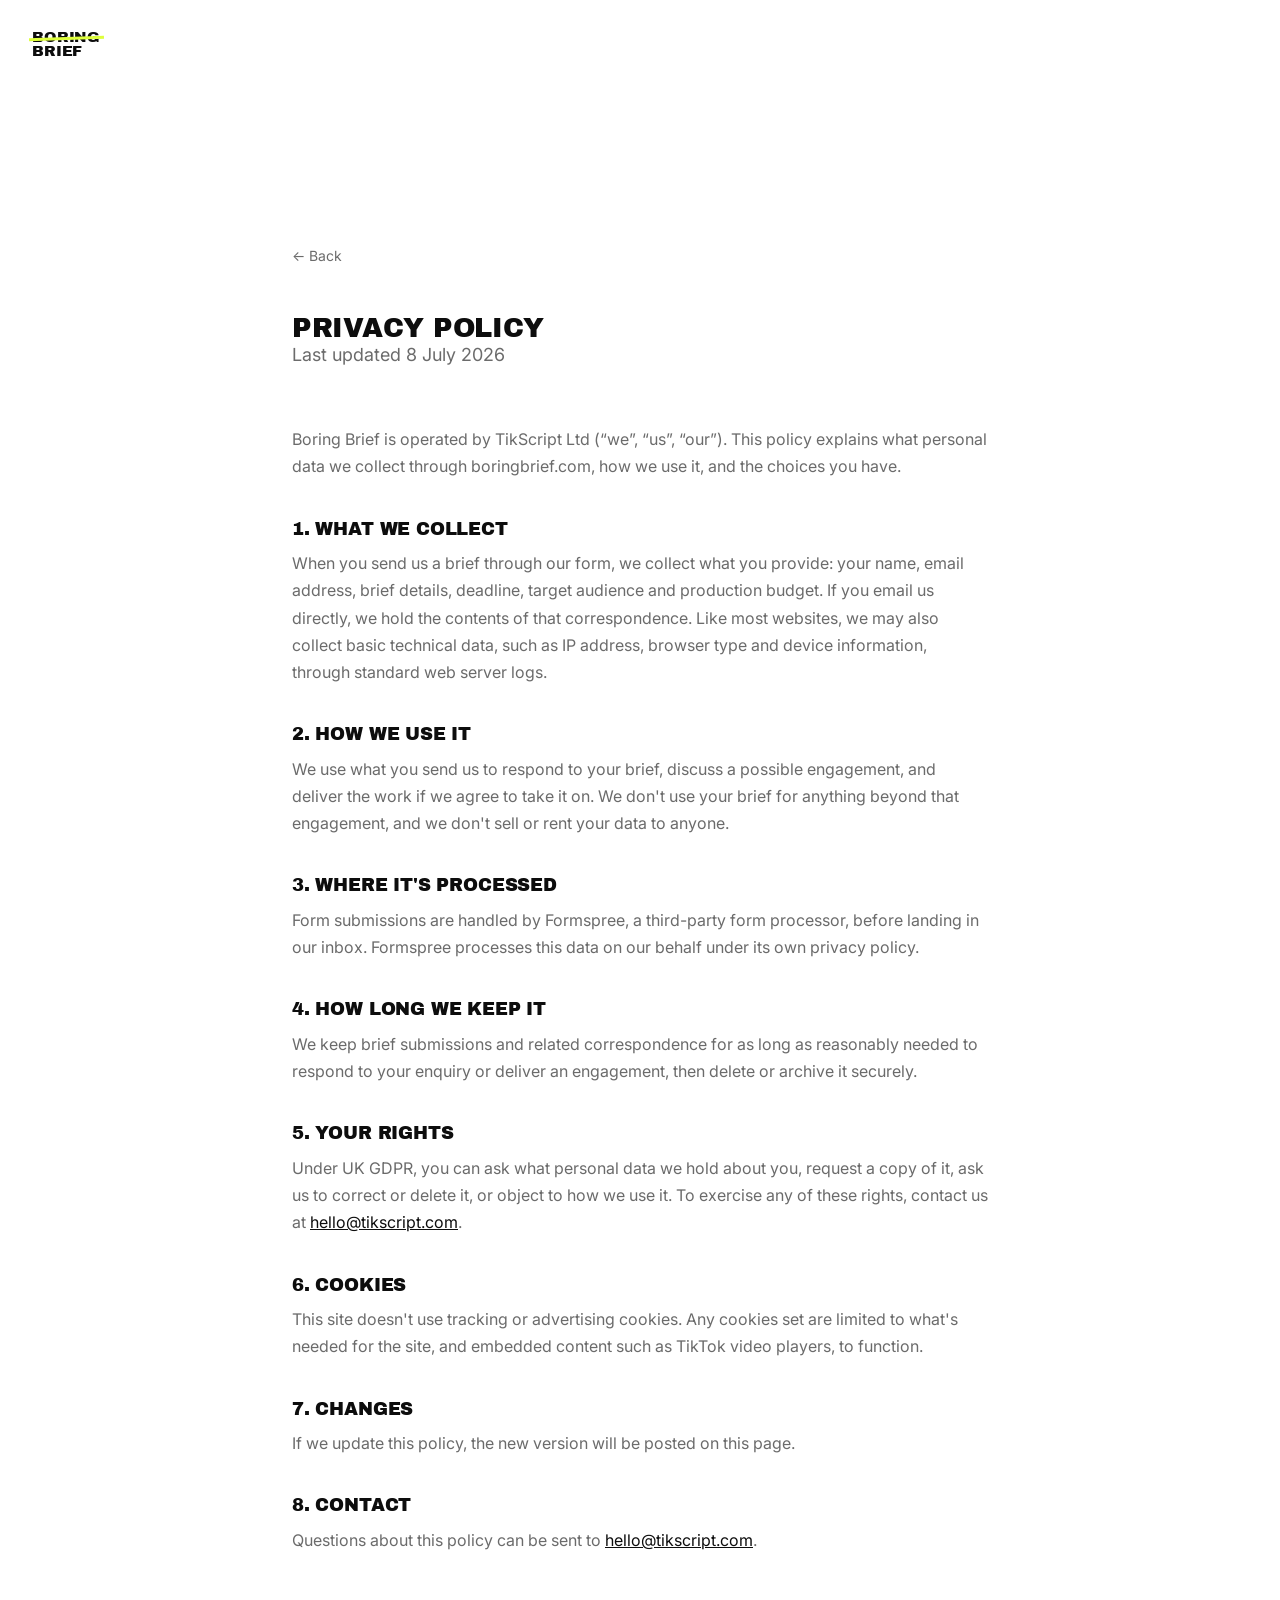
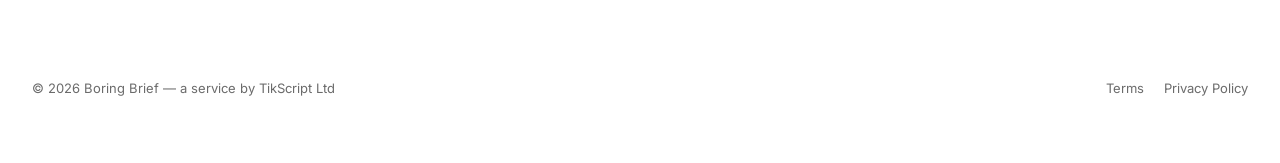
<file: privacy.html>
<!doctype html>
<html lang="en">
<head>
<meta charset="UTF-8">
<meta name="viewport" content="width=device-width, initial-scale=1">
<title>Privacy Policy — Boring Brief</title>
<meta name="description" content="How Boring Brief and TikScript Ltd handle your data.">
<link rel="icon" href="favicon.ico" sizes="any">
<link rel="icon" href="favicon-32x32.png" type="image/png" sizes="32x32">
<link rel="icon" href="favicon-16x16.png" type="image/png" sizes="16x16">
<link rel="apple-touch-icon" href="apple-touch-icon.png">
<link rel="icon" href="icon-192.png" type="image/png" sizes="192x192">
<link rel="icon" href="icon-512.png" type="image/png" sizes="512x512">
<link rel="preconnect" href="https://fonts.googleapis.com">
<link rel="preconnect" href="https://fonts.gstatic.com" crossorigin>
<link href="https://fonts.googleapis.com/css2?family=Archivo+Black&family=Inter:wght@400;500;600;700;800&display=swap" rel="stylesheet">
<link rel="stylesheet" href="styles.css?v=2026070812">
</head>
<body>

<header class="site-header">
  <div class="wrap-wide">
    <a href="index.html" class="wordmark"><span class="wm-boring">Boring</span><span>Brief</span></a>
  </div>
</header>

<main>
  <section class="legal-page">
    <div class="wrap-wide legal-wrap">
      <a href="index.html" class="back-link">&larr; Back</a>
      <h1>Privacy Policy</h1>
      <p class="form-intro">Last updated 8 July 2026</p>

      <div class="legal-body">
        <p>Boring Brief is operated by TikScript Ltd (&ldquo;we&rdquo;, &ldquo;us&rdquo;, &ldquo;our&rdquo;). This policy explains what personal data we collect through boringbrief.com, how we use it, and the choices you have.</p>

        <h2>1. What we collect</h2>
        <p>When you send us a brief through our form, we collect what you provide: your name, email address, brief details, deadline, target audience and production budget. If you email us directly, we hold the contents of that correspondence. Like most websites, we may also collect basic technical data, such as IP address, browser type and device information, through standard web server logs.</p>

        <h2>2. How we use it</h2>
        <p>We use what you send us to respond to your brief, discuss a possible engagement, and deliver the work if we agree to take it on. We don't use your brief for anything beyond that engagement, and we don't sell or rent your data to anyone.</p>

        <h2>3. Where it's processed</h2>
        <p>Form submissions are handled by Formspree, a third-party form processor, before landing in our inbox. Formspree processes this data on our behalf under its own privacy policy.</p>

        <h2>4. How long we keep it</h2>
        <p>We keep brief submissions and related correspondence for as long as reasonably needed to respond to your enquiry or deliver an engagement, then delete or archive it securely.</p>

        <h2>5. Your rights</h2>
        <p>Under UK GDPR, you can ask what personal data we hold about you, request a copy of it, ask us to correct or delete it, or object to how we use it. To exercise any of these rights, contact us at <a href="mailto:hello@tikscript.com">hello@tikscript.com</a>.</p>

        <h2>6. Cookies</h2>
        <p>This site doesn't use tracking or advertising cookies. Any cookies set are limited to what's needed for the site, and embedded content such as TikTok video players, to function.</p>

        <h2>7. Changes</h2>
        <p>If we update this policy, the new version will be posted on this page.</p>

        <h2>8. Contact</h2>
        <p>Questions about this policy can be sent to <a href="mailto:hello@tikscript.com">hello@tikscript.com</a>.</p>
      </div>
    </div>
  </section>
</main>

<footer class="site-footer">
  <div class="wrap-wide footer-row">
    <span>&copy; 2026 Boring Brief &mdash; a service by TikScript Ltd</span>
    <nav class="footer-links">
      <a href="terms.html">Terms</a>
      <a href="privacy.html">Privacy Policy</a>
    </nav>
  </div>
</footer>

</body>
</html>
</file>
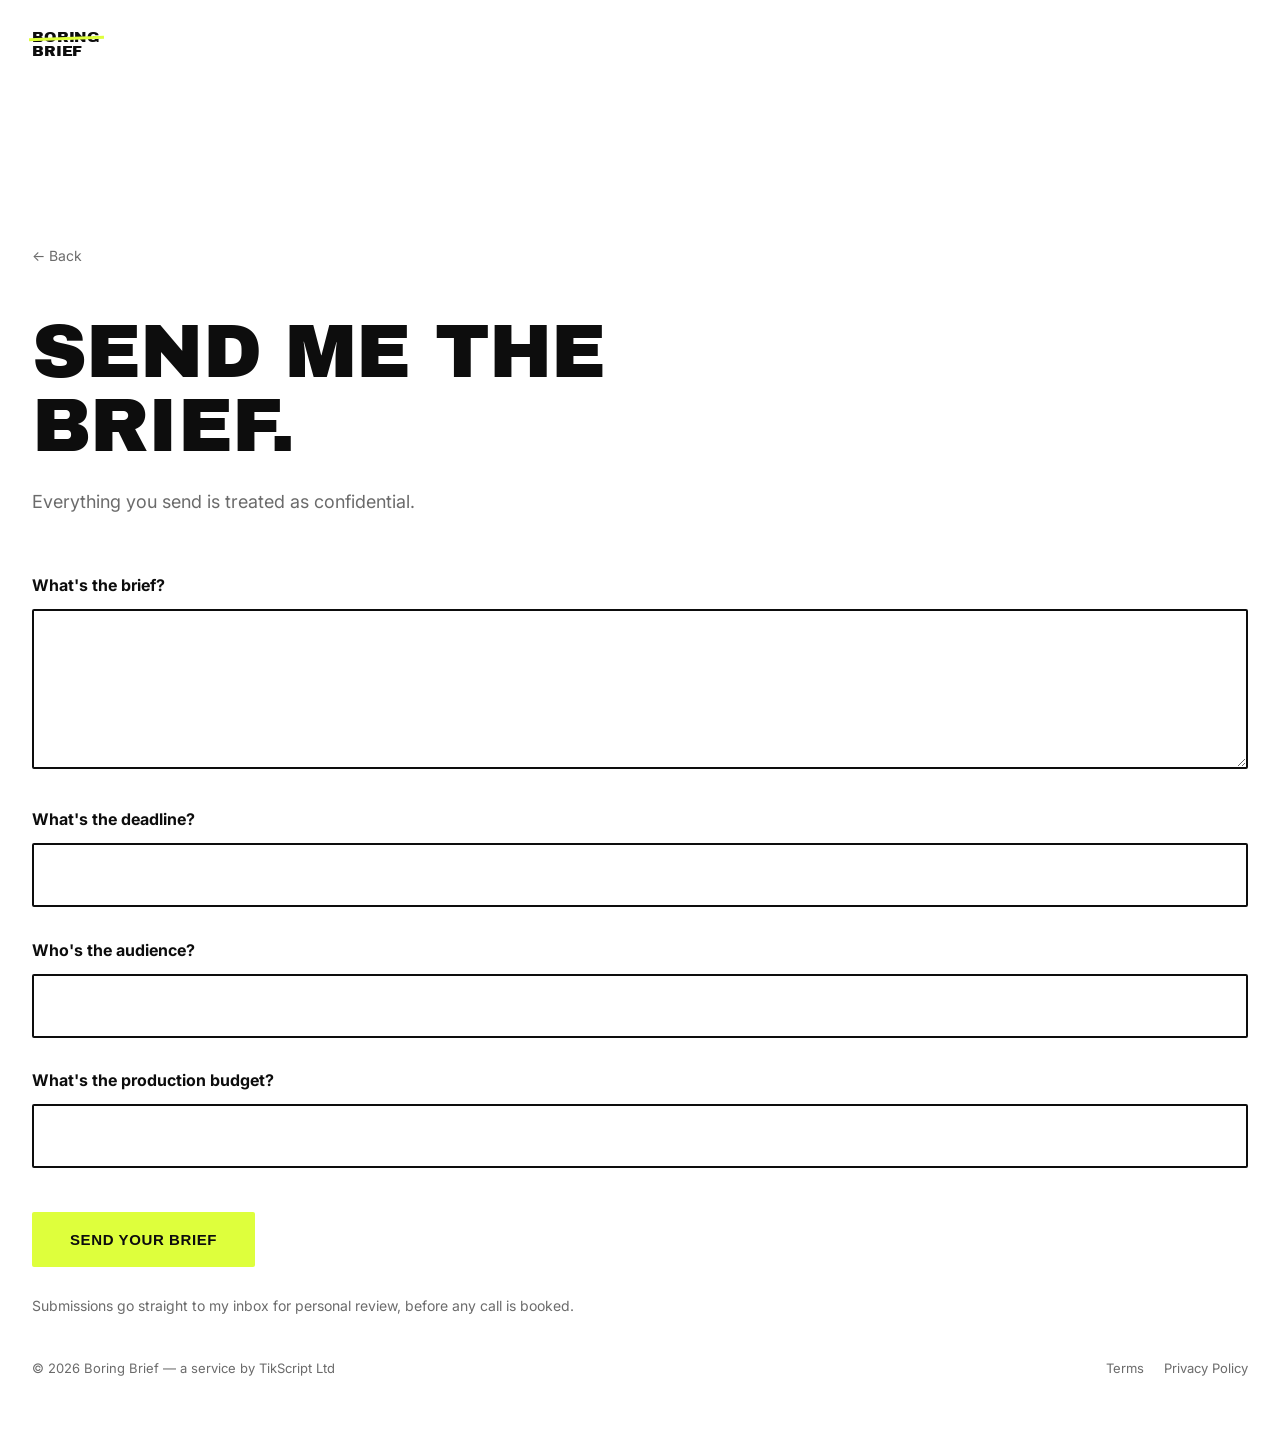
<file: request.html>
<!doctype html>
<html lang="en">
<head>
<meta charset="UTF-8">
<meta name="viewport" content="width=device-width, initial-scale=1">
<title>Send me the brief — Boring Brief</title>
<meta name="description" content="Send your brief for a 48 hour creative sprint.">
<link rel="icon" href="favicon.ico" sizes="any">
<link rel="icon" href="favicon-32x32.png" type="image/png" sizes="32x32">
<link rel="icon" href="favicon-16x16.png" type="image/png" sizes="16x16">
<link rel="apple-touch-icon" href="apple-touch-icon.png">
<link rel="icon" href="icon-192.png" type="image/png" sizes="192x192">
<link rel="icon" href="icon-512.png" type="image/png" sizes="512x512">
<link rel="preconnect" href="https://fonts.googleapis.com">
<link rel="preconnect" href="https://fonts.gstatic.com" crossorigin>
<link href="https://fonts.googleapis.com/css2?family=Archivo+Black&family=Inter:wght@400;500;600;700;800&display=swap" rel="stylesheet">
<link rel="stylesheet" href="styles.css?v=2026070812">
<noscript><style>.reveal{opacity:1!important;transform:none!important;}</style></noscript>
</head>
<body>

<header class="site-header">
  <div class="wrap-wide">
    <a href="index.html" class="wordmark"><span class="wm-boring">Boring</span><span>Brief</span></a>
  </div>
</header>

<main>
  <section class="form-page">
    <div class="wrap-wide">
      <a href="index.html" class="back-link">&larr; Back</a>
      <h1>Send me the brief.</h1>
      <p class="form-intro">Everything you send is treated as confidential.</p>

      <form action="https://formspree.io/f/mgojqqzw" method="POST">

        <div class="field reveal" data-delay="0">
          <label for="brief">What's the brief?</label>
          <textarea id="brief" name="What's the brief" required></textarea>
        </div>

        <div class="field reveal" data-delay="1">
          <label for="deadline">What's the deadline?</label>
          <input type="text" id="deadline" name="What's the deadline" required>
        </div>

        <div class="field reveal" data-delay="2">
          <label for="audience">Who's the audience?</label>
          <input type="text" id="audience" name="Who's the audience" required>
        </div>

        <div class="field reveal" data-delay="3">
          <label for="budget">What's the production budget?</label>
          <input type="text" id="budget" name="What's the production budget" required>
        </div>

        <input type="hidden" name="_subject" value="New brief via Boring Brief">

        <div class="form-submit reveal" data-delay="4">
          <button type="submit" class="btn">Send your brief</button>
        </div>
      </form>

      <p class="form-footer-note">Submissions go straight to my inbox for personal review, before any call is booked.</p>
    </div>
  </section>
</main>

<footer class="site-footer">
  <div class="wrap-wide footer-row">
    <span>&copy; 2026 Boring Brief &mdash; a service by TikScript Ltd</span>
    <nav class="footer-links">
      <a href="terms.html">Terms</a>
      <a href="privacy.html">Privacy Policy</a>
    </nav>
  </div>
</footer>

<script src="scroll.js?v=2026070812"></script>
</body>
</html>
</file>
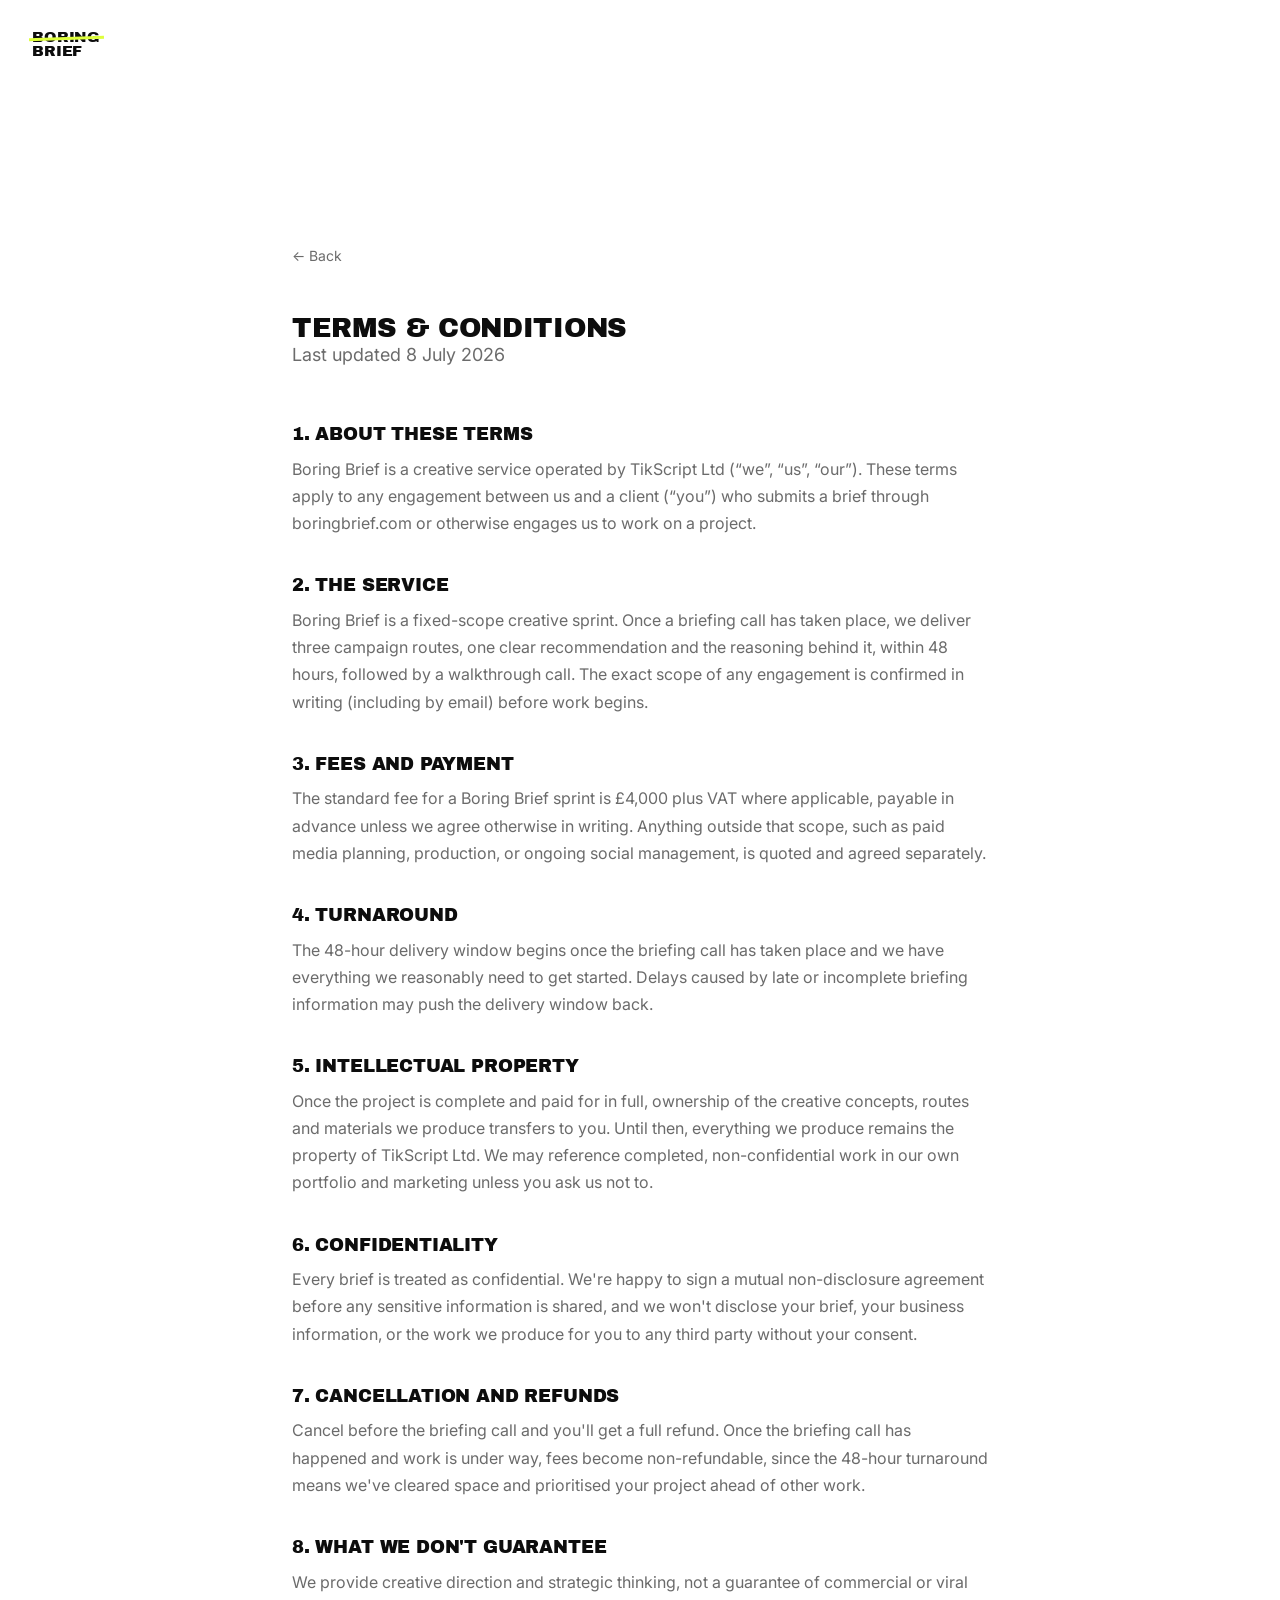
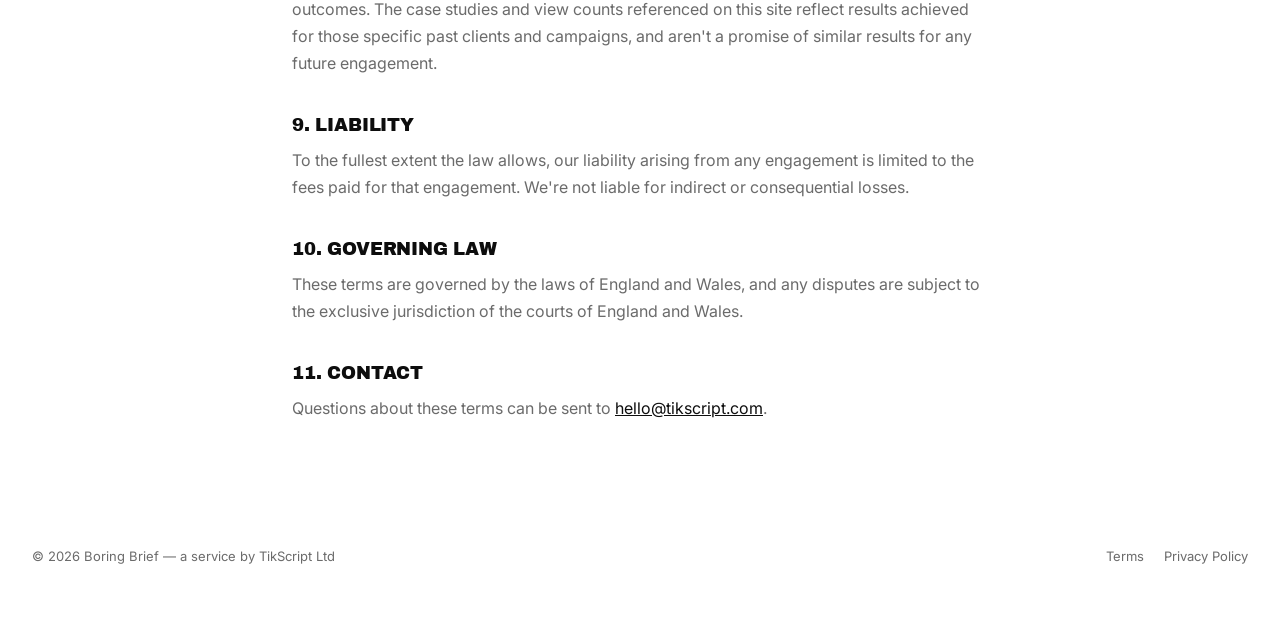
<file: terms.html>
<!doctype html>
<html lang="en">
<head>
<meta charset="UTF-8">
<meta name="viewport" content="width=device-width, initial-scale=1">
<title>Terms &amp; Conditions — Boring Brief</title>
<meta name="description" content="Terms and conditions for Boring Brief, a service by TikScript Ltd.">
<link rel="icon" href="favicon.ico" sizes="any">
<link rel="icon" href="favicon-32x32.png" type="image/png" sizes="32x32">
<link rel="icon" href="favicon-16x16.png" type="image/png" sizes="16x16">
<link rel="apple-touch-icon" href="apple-touch-icon.png">
<link rel="icon" href="icon-192.png" type="image/png" sizes="192x192">
<link rel="icon" href="icon-512.png" type="image/png" sizes="512x512">
<link rel="preconnect" href="https://fonts.googleapis.com">
<link rel="preconnect" href="https://fonts.gstatic.com" crossorigin>
<link href="https://fonts.googleapis.com/css2?family=Archivo+Black&family=Inter:wght@400;500;600;700;800&display=swap" rel="stylesheet">
<link rel="stylesheet" href="styles.css?v=2026070812">
</head>
<body>

<header class="site-header">
  <div class="wrap-wide">
    <a href="index.html" class="wordmark"><span class="wm-boring">Boring</span><span>Brief</span></a>
  </div>
</header>

<main>
  <section class="legal-page">
    <div class="wrap-wide legal-wrap">
      <a href="index.html" class="back-link">&larr; Back</a>
      <h1>Terms &amp; Conditions</h1>
      <p class="form-intro">Last updated 8 July 2026</p>

      <div class="legal-body">
        <h2>1. About these terms</h2>
        <p>Boring Brief is a creative service operated by TikScript Ltd (&ldquo;we&rdquo;, &ldquo;us&rdquo;, &ldquo;our&rdquo;). These terms apply to any engagement between us and a client (&ldquo;you&rdquo;) who submits a brief through boringbrief.com or otherwise engages us to work on a project.</p>

        <h2>2. The service</h2>
        <p>Boring Brief is a fixed-scope creative sprint. Once a briefing call has taken place, we deliver three campaign routes, one clear recommendation and the reasoning behind it, within 48 hours, followed by a walkthrough call. The exact scope of any engagement is confirmed in writing (including by email) before work begins.</p>

        <h2>3. Fees and payment</h2>
        <p>The standard fee for a Boring Brief sprint is &pound;4,000 plus VAT where applicable, payable in advance unless we agree otherwise in writing. Anything outside that scope, such as paid media planning, production, or ongoing social management, is quoted and agreed separately.</p>

        <h2>4. Turnaround</h2>
        <p>The 48-hour delivery window begins once the briefing call has taken place and we have everything we reasonably need to get started. Delays caused by late or incomplete briefing information may push the delivery window back.</p>

        <h2>5. Intellectual property</h2>
        <p>Once the project is complete and paid for in full, ownership of the creative concepts, routes and materials we produce transfers to you. Until then, everything we produce remains the property of TikScript Ltd. We may reference completed, non-confidential work in our own portfolio and marketing unless you ask us not to.</p>

        <h2>6. Confidentiality</h2>
        <p>Every brief is treated as confidential. We're happy to sign a mutual non-disclosure agreement before any sensitive information is shared, and we won't disclose your brief, your business information, or the work we produce for you to any third party without your consent.</p>

        <h2>7. Cancellation and refunds</h2>
        <p>Cancel before the briefing call and you'll get a full refund. Once the briefing call has happened and work is under way, fees become non-refundable, since the 48-hour turnaround means we've cleared space and prioritised your project ahead of other work.</p>

        <h2>8. What we don't guarantee</h2>
        <p>We provide creative direction and strategic thinking, not a guarantee of commercial or viral outcomes. The case studies and view counts referenced on this site reflect results achieved for those specific past clients and campaigns, and aren't a promise of similar results for any future engagement.</p>

        <h2>9. Liability</h2>
        <p>To the fullest extent the law allows, our liability arising from any engagement is limited to the fees paid for that engagement. We're not liable for indirect or consequential losses.</p>

        <h2>10. Governing law</h2>
        <p>These terms are governed by the laws of England and Wales, and any disputes are subject to the exclusive jurisdiction of the courts of England and Wales.</p>

        <h2>11. Contact</h2>
        <p>Questions about these terms can be sent to <a href="mailto:hello@tikscript.com">hello@tikscript.com</a>.</p>
      </div>
    </div>
  </section>
</main>

<footer class="site-footer">
  <div class="wrap-wide footer-row">
    <span>&copy; 2026 Boring Brief &mdash; a service by TikScript Ltd</span>
    <nav class="footer-links">
      <a href="terms.html">Terms</a>
      <a href="privacy.html">Privacy Policy</a>
    </nav>
  </div>
</footer>

</body>
</html>
</file>
<file: styles.css>
/* Boring Brief — editorial / cinematic system */

:root {
  --bg: #ffffff;
  --ink: #0d0d0d;
  --muted: #6b6b6b;
  --accent: #DEFF3C;
  --max-wide: 1320px;
  --ease: cubic-bezier(0.16, 0.84, 0.44, 1);
}

* {
  box-sizing: border-box;
}

html {
  scroll-behavior: smooth;
}

body {
  margin: 0;
  background: var(--bg);
  color: var(--ink);
  font-family: "Inter", -apple-system, BlinkMacSystemFont, "Segoe UI", sans-serif;
  font-size: 18px;
  line-height: 1.6;
  -webkit-font-smoothing: antialiased;
}

h1, h2, h3 {
  font-family: "Archivo Black", "Inter", sans-serif;
  font-weight: 400;
  line-height: 0.98;
  margin: 0;
  letter-spacing: -0.01em;
  text-transform: uppercase;
}

p {
  margin: 0;
}

a {
  color: inherit;
}

.wrap-wide {
  max-width: var(--max-wide);
  margin: 0 auto;
  padding: 0 32px;
}

/* Scroll reveal */

.reveal {
  opacity: 0;
  transform: translateY(28px);
  transition: opacity 0.8s var(--ease), transform 0.8s var(--ease);
  will-change: opacity, transform;
}

.reveal.is-visible {
  opacity: 1;
  transform: none;
}

.reveal-left {
  opacity: 0;
  transform: translateX(-56px);
  transition: opacity 0.9s var(--ease), transform 0.9s var(--ease);
  will-change: opacity, transform;
}

.reveal-left.is-visible {
  opacity: 1;
  transform: none;
}

.reveal-right {
  opacity: 0;
  transform: translateX(56px);
  transition: opacity 0.9s var(--ease), transform 0.9s var(--ease);
  will-change: opacity, transform;
}

.reveal-right.is-visible {
  opacity: 1;
  transform: none;
}

.reveal-drop {
  opacity: 0;
  transform: translateY(-32px);
  transition: opacity 0.6s var(--ease), transform 0.6s cubic-bezier(0.34, 1.56, 0.64, 1);
  will-change: opacity, transform;
}

.reveal-drop.is-visible {
  opacity: 1;
  transform: none;
}

@media (prefers-reduced-motion: reduce) {
  .reveal,
  .reveal-left,
  .reveal-right,
  .reveal-drop {
    opacity: 1;
    transform: none;
    transition: none;
  }
}

/* Typewriter hero */

.typewriter-cursor {
  display: inline-block;
  margin-left: 2px;
  color: var(--accent);
  opacity: 1;
  animation: cursor-blink 0.9s step-end infinite;
}

.typing-done .typewriter-cursor {
  animation: cursor-blink 0.9s step-end infinite;
}

@keyframes cursor-blink {
  0%, 50% { opacity: 1; }
  51%, 100% { opacity: 0; }
}

@media (prefers-reduced-motion: reduce) {
  .typewriter-cursor {
    display: none;
  }
}

/* CTA wiggle */

.btn {
  animation: btn-wiggle 4.5s ease-in-out infinite;
  transform-origin: 50% 90%;
}

@keyframes btn-wiggle {
  0%, 82%, 100% { transform: rotate(0deg); }
  84% { transform: rotate(-3deg); }
  86% { transform: rotate(3deg); }
  88% { transform: rotate(-3deg); }
  90% { transform: rotate(2deg); }
  92% { transform: rotate(0deg); }
}

.btn:hover {
  animation-play-state: paused;
}

@media (prefers-reduced-motion: reduce) {
  .btn {
    animation: none;
  }
}

/* Confetti */

.product-price-wrap {
  position: relative;
  display: inline-block;
}

.confetti-container {
  position: absolute;
  inset: 0;
  pointer-events: none;
  overflow: visible;
}

.confetti-piece {
  position: absolute;
  width: 8px;
  height: 8px;
  background: var(--accent);
  opacity: 0;
  animation: confetti-burst 1.4s cubic-bezier(0.16, 0.84, 0.44, 1) forwards;
}

@keyframes confetti-burst {
  0% {
    opacity: 1;
    transform: translate(-50%, -50%) rotate(0deg);
  }
  100% {
    opacity: 0;
    transform: translate(calc(-50% + var(--dx)), calc(-50% + var(--dy) + 60px)) rotate(var(--rot));
  }
}

/* Header */

.site-header {
  position: sticky;
  top: 0;
  z-index: 20;
  background: rgba(255, 255, 255, 0.88);
  backdrop-filter: blur(6px);
  padding: 22px 0;
}

.header-row {
  display: flex;
  align-items: center;
  justify-content: space-between;
}

.wordmark {
  display: inline-flex;
  flex-direction: column;
  text-decoration: none;
  font-family: "Archivo Black", "Inter", sans-serif;
  font-size: 15px;
  line-height: 0.92;
  letter-spacing: -0.01em;
  text-transform: uppercase;
  color: var(--ink);
}

.wordmark .wm-boring {
  position: relative;
  display: inline-block;
}

.wordmark .wm-boring::after {
  content: "";
  position: absolute;
  left: -4%;
  right: -6%;
  top: 45%;
  height: 0.2em;
  background: var(--accent);
  transform: rotate(-2deg);
}

.nav-cta {
  font-size: 13px;
  font-weight: 700;
  text-transform: uppercase;
  letter-spacing: 0.06em;
  text-decoration: none;
  color: var(--ink);
  border-bottom: 2px solid var(--accent);
  padding-bottom: 2px;
}

/* Scenes — base rhythm */

.scene {
  padding: 140px 0;
}

/* Buttons */

.btn {
  display: inline-block;
  background: var(--accent);
  color: var(--ink);
  text-decoration: none;
  font-weight: 800;
  text-transform: uppercase;
  letter-spacing: 0.04em;
  font-size: 15px;
  padding: 19px 38px;
  border-radius: 2px;
  border: none;
  cursor: pointer;
  transition: background 0.2s var(--ease), color 0.2s var(--ease), transform 0.2s var(--ease);
}

.btn:hover {
  background: var(--ink);
  color: #fff;
  transform: translateY(-2px);
}

.btn-inverse {
  background: var(--accent);
  color: var(--ink);
}

.btn-inverse:hover {
  background: #fff;
  color: var(--ink);
}

/* SCENE 1 — HERO */

.hero-scene {
  min-height: 100vh;
  display: flex;
  flex-direction: column;
  justify-content: center;
  padding-top: 120px;
  padding-bottom: 48px;
}

.hero-scene h1 {
  font-size: clamp(40px, 7.6vw, 104px);
  max-width: 18ch;
}

.hero-sub {
  margin-top: 32px;
  font-size: clamp(18px, 2vw, 24px);
  color: var(--muted);
  max-width: 42ch;
  font-family: "Inter", sans-serif;
  text-transform: none;
}

.hero-cta {
  margin-top: 44px;
}

.trust-strip {
  margin-top: 96px;
  padding: 0 32px;
  font-size: 12px;
  text-transform: uppercase;
  letter-spacing: 0.1em;
  color: var(--muted);
}

/* CLIENT BANNER */

.client-banner {
  background: var(--ink);
  padding: 72px 0 64px;
  overflow: hidden;
}

.client-banner-label {
  font-family: "Archivo Black", sans-serif;
  text-transform: uppercase;
  font-size: clamp(26px, 4vw, 44px);
  color: #fff;
  text-align: center;
  margin-bottom: 48px;
  position: relative;
  padding-bottom: 24px;
}

.client-banner-label::after {
  content: "";
  position: absolute;
  bottom: 0;
  left: 50%;
  transform: translateX(-50%);
  width: 52px;
  height: 5px;
  background: var(--accent);
}

.client-marquee {
  width: 100%;
  overflow: hidden;
  -webkit-mask-image: linear-gradient(90deg, transparent, #000 8%, #000 92%, transparent);
  mask-image: linear-gradient(90deg, transparent, #000 8%, #000 92%, transparent);
}

.client-marquee-track {
  display: flex;
  align-items: center;
  gap: 20px;
  width: max-content;
  animation: client-marquee 32s linear infinite;
}

.client-marquee:hover .client-marquee-track {
  animation-play-state: paused;
}

@keyframes client-marquee {
  from {
    transform: translateX(0);
  }
  to {
    transform: translateX(-50%);
  }
}

.client-logo-chip {
  background: #fff;
  border-radius: 8px;
  padding: 22px 36px;
  height: 128px;
  min-width: 200px;
  display: flex;
  align-items: center;
  justify-content: center;
  flex-shrink: 0;
}

.client-logo-chip img {
  max-height: 76px;
  max-width: 180px;
  width: auto;
  height: auto;
  object-fit: contain;
  display: block;
}

@media (prefers-reduced-motion: reduce) {
  .client-marquee-track {
    animation: none;
  }
}

/* SCENE 2 — PROBLEM */

.problem-scene h2 {
  font-size: clamp(36px, 6.5vw, 88px);
  max-width: 16ch;
  margin-bottom: 96px;
}

.beat-lines {
  display: flex;
  flex-direction: column;
  gap: 28px;
}

.beat {
  font-family: "Inter", sans-serif;
  font-size: clamp(24px, 3.4vw, 40px);
  font-weight: 500;
  color: var(--ink);
  max-width: 20ch;
}

.beat-pause {
  margin-top: 24px;
  color: var(--muted);
}

.beat-final {
  margin-top: 24px;
  font-weight: 800;
}

.beat-final::before {
  content: "";
  display: block;
  width: 40px;
  height: 4px;
  background: var(--accent);
  margin-bottom: 20px;
}

/* PHILOSOPHY (dark) */

.philosophy-scene {
  background: var(--ink);
  color: #fff;
}

.philosophy-scene h2 {
  font-size: clamp(36px, 6.5vw, 88px);
}

.philosophy-scene .beat {
  color: rgba(255, 255, 255, 0.82);
  font-size: clamp(17px, 1.7vw, 21px);
  max-width: 42ch;
}

.philosophy-scene .beat-pause {
  color: rgba(255, 255, 255, 0.5);
}

.philosophy-scene .beat-final {
  color: #fff;
}

.philosophy-scene .hero-cta {
  margin-top: 56px;
}

/* Split layout — used by Philosophy and Authority to avoid a
   thin left-pinned column with dead space on wide viewports */

.split-scene {
  display: grid;
  grid-template-columns: 0.85fr 1.15fr;
  gap: 32px 80px;
  align-items: start;
}

@media (max-width: 860px) {
  .split-scene {
    grid-template-columns: 1fr;
    gap: 40px;
  }
}

.split-heading {
  margin-bottom: 0;
}

.split-scene .beat-lines {
  padding-top: 8px;
}

/* Reusable image/video placeholder — swap for real assets later */

.media-placeholder {
  background: var(--card, #f4f4f0);
  border: 1px solid rgba(13, 13, 13, 0.12);
  aspect-ratio: 4 / 5;
  display: flex;
  align-items: center;
  justify-content: center;
  width: 100%;
}

.media-placeholder::after {
  content: "IMAGE";
  font-family: "Inter", sans-serif;
  font-size: 11px;
  font-weight: 700;
  letter-spacing: 0.14em;
  color: rgba(13, 13, 13, 0.32);
}

.media-placeholder--video::after {
  content: "VIDEO";
}

.media-placeholder--dark {
  background: rgba(255, 255, 255, 0.06);
  border-color: rgba(255, 255, 255, 0.16);
}

.media-placeholder--dark::after {
  color: rgba(255, 255, 255, 0.35);
}

/* SCENE 3 — RECOGNITION */

.offer-sub {
  font-family: "Inter", sans-serif;
  font-size: clamp(18px, 2.2vw, 24px);
  color: var(--muted);
  max-width: 42ch;
  margin-top: 24px;
  margin-bottom: 64px;
}

.offer-close {
  display: flex;
  flex-direction: column;
  gap: 12px;
  padding-top: 8px;
}

.offer-close p {
  font-family: "Inter", sans-serif;
  font-size: 17px;
  color: var(--muted);
}

.recognition-scene .hero-cta {
  margin-top: 64px;
}

.big-list li::before {
  content: "";
  position: absolute;
  left: 0;
  top: 50%;
  transform: translateY(-50%);
  width: 16px;
  height: 16px;
  border: 2px solid var(--ink);
  background: var(--accent);
}

.recognition-scene h2 {
  font-size: clamp(36px, 6.5vw, 88px);
  max-width: 16ch;
  margin-bottom: 80px;
}

.recognition-grid {
  display: grid;
  grid-template-columns: 1.4fr 1fr;
  gap: 64px;
  align-items: start;
}

@media (max-width: 860px) {
  .recognition-grid {
    grid-template-columns: 1fr;
    gap: 40px;
  }
}

.big-list {
  list-style: none;
  margin: 0;
  padding: 0;
}

.big-list li {
  font-family: "Inter", sans-serif;
  font-size: clamp(20px, 2.6vw, 28px);
  font-weight: 600;
  padding: 22px 0 22px 34px;
  border-top: 1px solid rgba(13, 13, 13, 0.15);
  position: relative;
}

.big-list li:last-child {
  border-bottom: 1px solid rgba(13, 13, 13, 0.15);
}

.recognition-note {
  font-size: 15px;
  color: var(--muted);
  padding-top: 22px;
}

/* WHO IT'S FOR */

.forwho-scene {
  padding-top: 0;
}

.split-editorial {
  display: grid;
  grid-template-columns: 1fr 1fr;
  gap: 64px;
}

@media (max-width: 860px) {
  .split-editorial {
    grid-template-columns: 1fr;
    gap: 56px;
  }
}

.split-label {
  font-size: 12px;
  text-transform: uppercase;
  letter-spacing: 0.1em;
  font-weight: 800;
  color: var(--ink);
  margin-bottom: 24px;
}

.split-not .split-label {
  color: var(--muted);
}

.split-line {
  font-family: "Inter", sans-serif;
  font-size: clamp(18px, 2vw, 22px);
  margin-bottom: 16px;
  max-width: 34ch;
}

.split-not .split-line {
  color: var(--muted);
}

/* AUTHORITY */

.authority-media {
  aspect-ratio: 3 / 4;
  width: 100%;
  object-fit: cover;
  object-position: center 22%;
  display: block;
}

.authority-heading {
  font-size: clamp(28px, 4.4vw, 52px);
  max-width: 16ch;
  margin-bottom: 40px;
}

.authority-lines .beat {
  font-size: clamp(15px, 1.5vw, 18px);
  max-width: 40ch;
}

/* TRIGGERS */

.triggers-scene {
  background: var(--ink);
  color: #fff;
}

.triggers-scene h2 {
  font-size: clamp(32px, 5.6vw, 64px);
  max-width: 18ch;
}

.triggers-scene .offer-sub {
  color: rgba(255, 255, 255, 0.6);
}

.triggers-scene .trigger-bottom {
  color: #fff;
}

.trigger-grid {
  display: grid;
  grid-template-columns: 1fr 1fr;
  gap: 24px;
  margin-top: 48px;
}

@media (max-width: 780px) {
  .trigger-grid {
    grid-template-columns: 1fr;
  }
}

.trigger-card {
  background: #fff;
  padding: 44px 36px 40px;
  border-radius: 4px;
  position: relative;
  overflow: hidden;
}

.trigger-card::before {
  content: "";
  position: absolute;
  top: 0;
  left: 0;
  width: 52px;
  height: 5px;
  background: var(--accent);
}

.trigger-index {
  display: block;
  font-family: "Archivo Black", sans-serif;
  font-size: 13px;
  letter-spacing: 0.06em;
  color: rgba(13, 13, 13, 0.28);
  margin-bottom: 20px;
}

.trigger-quote {
  font-family: "Inter", sans-serif;
  font-weight: 700;
  font-size: clamp(17px, 1.8vw, 20px);
  text-transform: uppercase;
  letter-spacing: 0.01em;
  color: var(--ink);
  margin-bottom: 14px;
}

.trigger-body {
  font-family: "Inter", sans-serif;
  font-size: 15px;
  color: var(--muted);
}

.trigger-bottom {
  margin-top: 56px;
  font-family: "Archivo Black", sans-serif;
  text-transform: uppercase;
  font-size: clamp(22px, 3vw, 32px);
}

.trigger-highlight {
  background: var(--accent);
  color: var(--ink);
  padding: 2px 10px;
  display: inline-block;
}

/* SCENE 4 — JOURNEY */

.journey-scene h2 {
  font-size: clamp(32px, 5.5vw, 64px);
  margin-bottom: 96px;
  max-width: 16ch;
}

.journey {
  display: flex;
  flex-direction: column;
  align-items: flex-start;
}

.journey-step {
  display: flex;
  flex-direction: column;
  gap: 6px;
  padding: 8px 0;
}

.journey-word {
  font-family: "Archivo Black", sans-serif;
  text-transform: uppercase;
  font-size: clamp(28px, 4.6vw, 52px);
}

.journey-detail {
  font-family: "Inter", sans-serif;
  font-size: 15px;
  color: var(--muted);
}

.journey-arrow {
  font-size: 28px;
  color: var(--accent);
  padding: 6px 0;
  -webkit-text-stroke: 1px var(--ink);
}

.journey-win .journey-word {
  color: var(--ink);
  background: var(--accent);
  padding: 4px 18px;
  display: inline-block;
}

/* PROCESS — horizontal timeline */

.process-scene h2 {
  font-size: clamp(32px, 5.6vw, 64px);
  margin-bottom: 88px;
  max-width: 16ch;
}

.process-list {
  border-top: 1px solid rgba(13, 13, 13, 0.15);
}

.process-step {
  display: grid;
  grid-template-columns: 140px 1fr;
  gap: 32px;
  align-items: baseline;
  padding: 40px 0;
  border-bottom: 1px solid rgba(13, 13, 13, 0.15);
  transition: background 0.3s var(--ease);
}

.process-step:hover {
  background: rgba(222, 255, 60, 0.08);
}

.process-number {
  font-family: "Archivo Black", sans-serif;
  font-size: clamp(40px, 5vw, 64px);
  line-height: 1;
  color: rgba(13, 13, 13, 0.16);
  transition: color 0.3s var(--ease);
}

.process-step:hover .process-number {
  color: var(--ink);
}

.process-word {
  font-family: "Archivo Black", sans-serif;
  text-transform: uppercase;
  font-size: clamp(22px, 2.8vw, 32px);
  margin: 0 0 10px;
}

.process-detail {
  font-family: "Inter", sans-serif;
  font-size: 15px;
  color: var(--muted);
  max-width: 46ch;
}

@media (max-width: 700px) {
  .process-step {
    grid-template-columns: 1fr;
    gap: 12px;
    padding: 28px 0;
  }
  .process-number {
    font-size: 32px;
  }
}

/* PROOF — single section, 4-column grid */

.proof-scene h2 {
  font-size: clamp(36px, 6.5vw, 88px);
  max-width: 16ch;
  margin-bottom: 48px;
}

.proof-grid {
  display: grid;
  grid-template-columns: repeat(4, 1fr);
  gap: 40px;
}

@media (max-width: 980px) {
  .proof-grid {
    grid-template-columns: repeat(2, 1fr);
    gap: 48px 32px;
  }
}

@media (max-width: 560px) {
  .proof-grid {
    grid-template-columns: 1fr;
  }
}

.proof-item {
  display: flex;
  flex-direction: column;
}

.proof-media {
  width: 100%;
  aspect-ratio: 4 / 5;
  object-fit: cover;
  display: block;
}

.proof-media--embed {
  overflow: hidden;
  background: #000;
  display: flex;
  align-items: center;
  justify-content: center;
}

.proof-media--embed .tiktok-embed {
  margin: 0 !important;
}

.proof-name {
  font-size: clamp(18px, 2vw, 22px);
  margin: 20px 0 16px;
}

.proof-beats {
  display: flex;
  flex-direction: column;
  gap: 14px;
}

.proof-beats p {
  font-family: "Inter", sans-serif;
  font-size: 14px;
  color: var(--muted);
}

.proof-beats span {
  display: block;
  font-size: 11px;
  text-transform: uppercase;
  letter-spacing: 0.1em;
  font-weight: 800;
  color: var(--ink);
  margin-bottom: 4px;
}

.proof-stat {
  font-family: "Archivo Black", sans-serif;
  text-transform: uppercase;
  font-size: clamp(20px, 2.4vw, 26px) !important;
  color: var(--ink) !important;
  margin-top: 2px;
}

/* SCENE 6 — PRODUCT */

.product-scene {
  background: var(--ink);
  color: #fff;
  min-height: 100vh;
  display: flex;
  align-items: center;
  justify-content: center;
  text-align: center;
  padding: 120px 32px;
}

.product-block {
  max-width: 560px;
}

.product-label {
  font-size: 12px;
  text-transform: uppercase;
  letter-spacing: 0.14em;
  color: rgba(255, 255, 255, 0.55);
  margin-bottom: 24px;
}

.product-name {
  font-size: clamp(30px, 4.6vw, 46px);
  color: #fff;
  margin-bottom: 28px;
}

.product-price {
  font-family: "Archivo Black", sans-serif;
  font-size: clamp(64px, 11vw, 128px);
  color: var(--accent);
  line-height: 0.9;
}

.product-time {
  font-size: 13px;
  text-transform: uppercase;
  letter-spacing: 0.1em;
  color: rgba(255, 255, 255, 0.55);
  margin-top: 16px;
  margin-bottom: 48px;
}

.product-list {
  list-style: none;
  margin: 0 0 32px;
  padding: 0;
  font-family: "Inter", sans-serif;
  font-size: 19px;
  display: flex;
  flex-direction: column;
  gap: 14px;
}

.product-done {
  font-weight: 800;
  text-transform: uppercase;
  letter-spacing: 0.06em;
  font-size: 13px;
  color: rgba(255, 255, 255, 0.55);
  margin-bottom: 36px;
  max-width: 42ch;
  margin-left: auto;
  margin-right: auto;
}

.product-list-check li {
  position: relative;
  padding-left: 26px;
  text-align: left;
}

.product-list-check li::before {
  content: "";
  position: absolute;
  left: 0;
  top: 6px;
  width: 12px;
  height: 12px;
  background: var(--accent);
}

.product-fine {
  margin-top: 32px;
  font-size: 13px;
  color: rgba(255, 255, 255, 0.5);
  max-width: 42ch;
  margin-left: auto;
  margin-right: auto;
}

/* SCENE 7 — ABOUT */

.about-scene {
  min-height: 70vh;
  display: flex;
  align-items: center;
}

.about-quote {
  font-family: "Inter", sans-serif;
  font-style: italic;
  font-weight: 500;
  font-size: clamp(26px, 4.6vw, 48px);
  max-width: 20ch;
  line-height: 1.35;
}

/* FAQ */

.faq-scene h2 {
  font-size: clamp(32px, 5.5vw, 60px);
  margin-bottom: 56px;
  max-width: 16ch;
}

.faq-item {
  border-bottom: 1px solid rgba(13, 13, 13, 0.15);
}

.faq-item:first-child {
  border-top: 1px solid rgba(13, 13, 13, 0.15);
}

.faq-item summary {
  cursor: pointer;
  list-style: none;
  padding: 26px 0;
  font-family: "Inter", sans-serif;
  font-size: clamp(18px, 2vw, 21px);
  font-weight: 700;
  display: flex;
  justify-content: space-between;
  align-items: center;
  gap: 16px;
}

.faq-item summary::-webkit-details-marker {
  display: none;
}

.faq-item summary::after {
  content: "+";
  color: var(--ink);
  background: var(--accent);
  width: 26px;
  height: 26px;
  border-radius: 50%;
  font-size: 18px;
  font-weight: 700;
  flex-shrink: 0;
  display: flex;
  align-items: center;
  justify-content: center;
  transition: transform 0.2s var(--ease);
}

.faq-item[open] summary::after {
  transform: rotate(45deg);
}

.faq-item p {
  padding-bottom: 26px;
  color: var(--muted);
  max-width: 60ch;
  font-size: 16px;
}

/* FINAL CTA */

.final-scene {
  background: var(--ink);
  color: #fff;
  min-height: 90vh;
  display: flex;
  flex-direction: column;
  justify-content: center;
}

.final-scene h2 {
  font-size: clamp(40px, 7.5vw, 96px);
  margin-bottom: 40px;
}

.final-line {
  font-family: "Inter", sans-serif;
  font-size: clamp(18px, 2.2vw, 24px);
  color: rgba(255, 255, 255, 0.62);
  max-width: 40ch;
  margin-bottom: 8px;
}

.final-scene .hero-cta {
  margin-top: 40px;
}

/* Footer */

.site-footer {
  padding: 40px 0 64px;
  font-size: 13px;
  color: var(--muted);
  text-align: center;
}

.footer-row {
  display: flex;
  flex-direction: column;
  align-items: center;
  gap: 12px;
}

@media (min-width: 640px) {
  .footer-row {
    flex-direction: row;
    justify-content: space-between;
  }
}

.footer-links {
  display: flex;
  gap: 20px;
}

.footer-links a {
  color: var(--muted);
  text-decoration: none;
}

.footer-links a:hover {
  color: var(--ink);
  text-decoration: underline;
}

/* Intake form page */

.form-page {
  padding-top: 160px;
  min-height: 100vh;
}

.form-page h1 {
  font-size: clamp(38px, 6.5vw, 76px);
  margin-bottom: 24px;
  max-width: 16ch;
}

.form-intro {
  color: var(--muted);
  max-width: 48ch;
  margin-bottom: 56px;
  font-size: 18px;
}

.field {
  margin-bottom: 30px;
}

.field label {
  display: block;
  font-weight: 700;
  margin-bottom: 10px;
  font-size: 16px;
}

.field input[type="text"],
.field textarea {
  width: 100%;
  font: inherit;
  padding: 16px 18px;
  border: 2px solid var(--ink);
  border-radius: 2px;
  background: #fff;
  color: var(--ink);
}

.field textarea {
  min-height: 160px;
  resize: vertical;
}

.field input:focus,
.field textarea:focus {
  outline: none;
  box-shadow: 0 0 0 3px var(--accent);
}

.form-submit {
  margin-top: 44px;
}

.form-footer-note {
  margin-top: 28px;
  font-size: 14px;
  color: var(--muted);
}

.back-link {
  display: inline-block;
  margin-bottom: 48px;
  font-size: 14px;
  color: var(--muted);
  text-decoration: none;
}

.back-link:hover {
  color: var(--ink);
}

/* Legal pages */

.legal-page {
  padding-top: 160px;
  padding-bottom: 80px;
  min-height: 100vh;
}

.legal-wrap {
  max-width: 760px;
}

.legal-body {
  margin-top: 24px;
}

.legal-body h2 {
  font-size: 18px;
  margin: 40px 0 12px;
}

.legal-body h2:first-child {
  margin-top: 0;
}

.legal-body p {
  font-family: "Inter", sans-serif;
  font-size: 16px;
  line-height: 1.7;
  color: var(--muted);
  margin-bottom: 4px;
}

.legal-body a {
  color: var(--ink);
}
</file>
